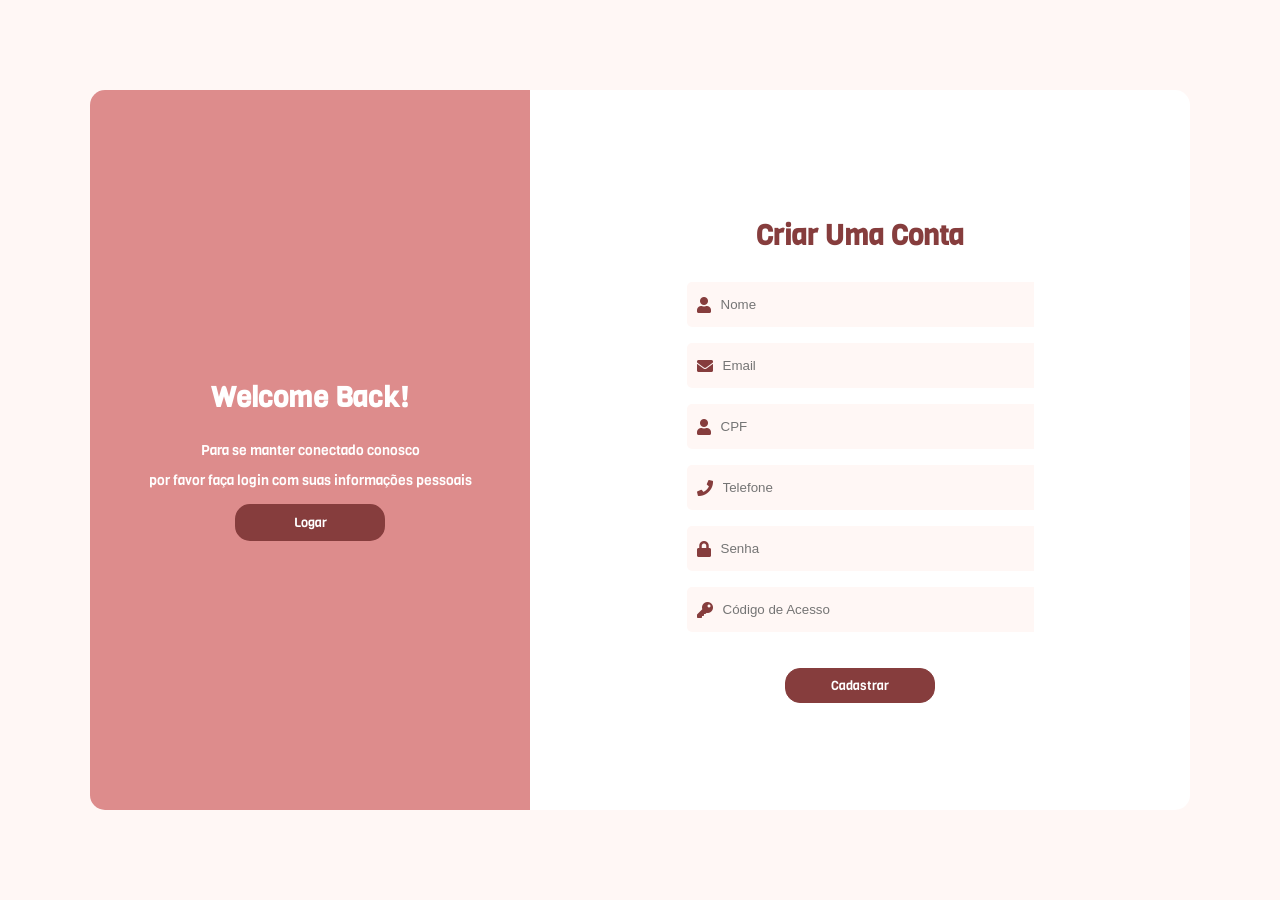
<file: index.html>
<!DOCTYPE html>
<html lang="pt-br">
<head>
    <meta charset="UTF-8">
    <meta name="viewport" content="width=device-width, initial-scale=1.0">
    <meta http-equiv="X-UA-Compatible" content="ie=edge">
    <title>Cadastro</title>
    <link rel="stylesheet" href="public/css/style_login.css">
    <link rel="icon" href="public/img/logo.png" >    
    <link rel="stylesheet" href="https://use.fontawesome.com/releases/v5.8.2/css/all.css"
        integrity="sha384-oS3vJWv+0UjzBfQzYUhtDYW+Pj2yciDJxpsK1OYPAYjqT085Qq/1cq5FLXAZQ7Ay" crossorigin="anonymous">
</head>
<body>
    <style>
        @media screen and (max-width: 1040px) {

        .first-column{
            margin-top: 30%;
        }
        .second-column{
            margin-top: 20%;
        }
    }    
    </style>
    
    <div class="container">
        <div class="content first-content">
            <div class="first-column">
                <h2 class="title title-primary">welcome back!</h2>
                <p class="description description-primary">Para se manter conectado conosco</p>
                <p class="description description-primary">por favor faça login com suas informações pessoais</p>
                <button id="redirecionarLogin" class="btn btn-primary">Logar</button>
                <script>
                    document.getElementById('redirecionarLogin').addEventListener('click', function() {
                        // Redirecionar para a outra página
                        window.location.href = 'login.html';
                    });
                </script>
            </div>    
            <div class="second-column">
            <h2 class="title title-second">Criar uma conta</h2>
            
        <form id="cadastro-form" method="POST">
        <label class="label-input" for="">
            <i class="fas fa-user icon-modify"></i>
            <input type="text" name="nome" placeholder="Nome" required>
        </label>
        
        <label class="label-input" for="">
            <i class="fas fa-envelope icon-modify"></i>
            <input type="email" name="email" placeholder="Email" required>
        </label>    

        <label class="label-input" for="">
            <i class="fas fa-user icon-modify"></i>
            <input type="text" name="cpf" placeholder="CPF" required>
        </label>

        <label class="label-input" for="">
            <i class="fas fa-phone icon-modify"></i>
            <input type="text" name="telefone" placeholder="Telefone">
        </label>
        
        <label class="label-input" for="">
            <i class="fas fa-lock icon-modify"></i>
            <input type="password" name="senha" placeholder="Senha" required>
        </label>
        
         <label class="label-input" for="">
             <i class="fa fa-key icon-modify"></i>
            <input type="text" name="codAcesso" placeholder="Código de Acesso" required>
        </label>

        <div id="result"></div>

        <button type="submit" class="btn btn-second">Cadastrar</button>
    </form>
    </div>
  </div>
</div>
    <script src="https://code.jquery.com/jquery-3.6.0.min.js"></script>
    <script src="public/js/js.js"></script>
</body>
</html>
</file>
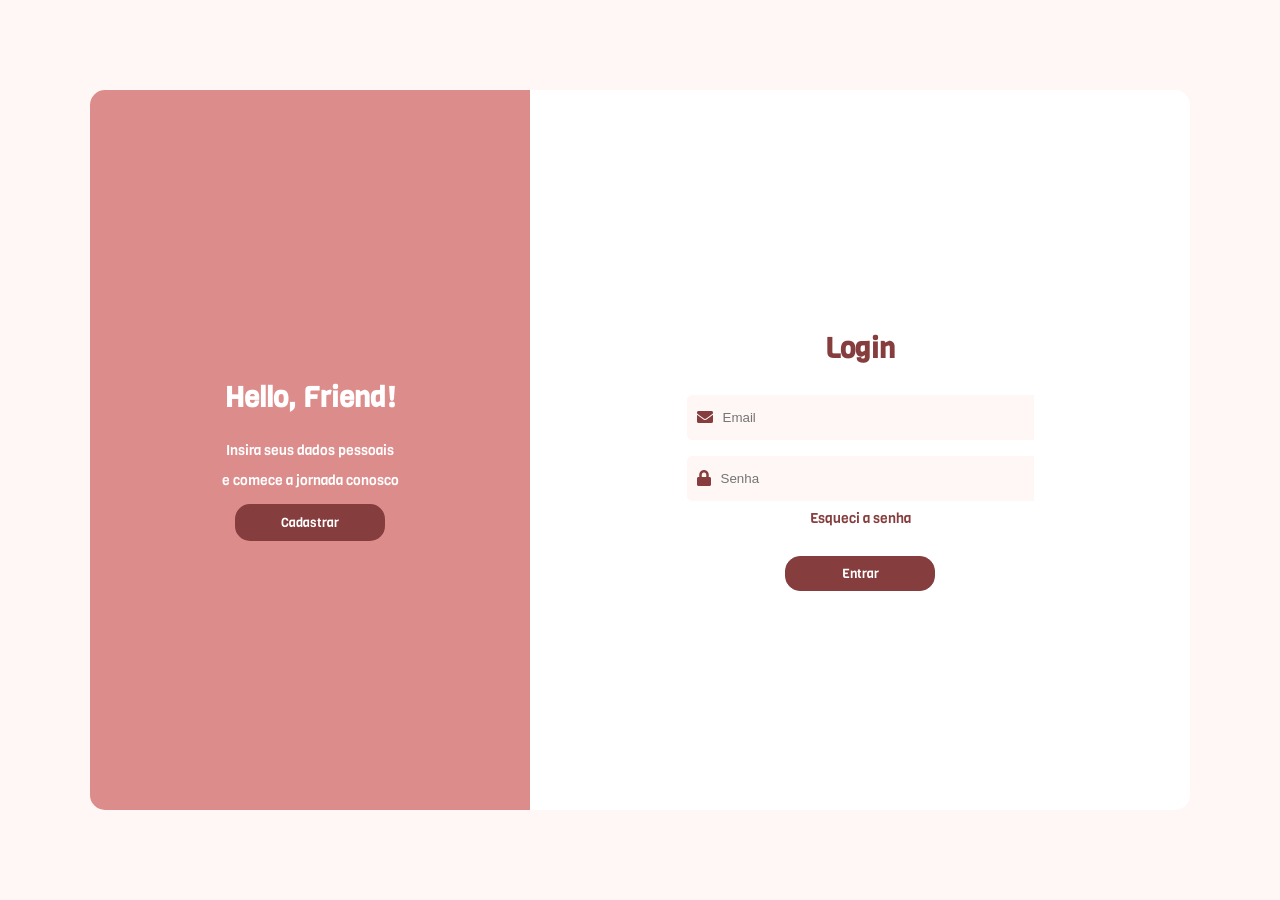
<file: login.html>
<!DOCTYPE html>
<html lang="pt-br">
<head>
    <meta charset="UTF-8">
    <meta name="viewport" content="width=device-width, initial-scale=1.0">
    <meta http-equiv="X-UA-Compatible" content="ie=edge">
    <title>Login</title>
    <link rel="stylesheet" href="public/css/style_login.css">
    <link rel="icon" href="public/img/logo.png" >
    <link rel="stylesheet" href="https://use.fontawesome.com/releases/v5.8.2/css/all.css"
        integrity="sha384-oS3vJWv+0UjzBfQzYUhtDYW+Pj2yciDJxpsK1OYPAYjqT085Qq/1cq5FLXAZQ7Ay" crossorigin="anonymous">
</head>
<body>
    <div class="container">
        <div class="content first-content">
            <div class="first-column">
                <h2 class="title title-primary">hello, friend!</h2>
                <p class="description description-primary">Insira seus dados pessoais</p>
                <p class="description description-primary">e comece a jornada conosco</p>
                <button id="redirecionarCad" class="btn btn-primary">Cadastrar</button>
                <script>
                    document.getElementById('redirecionarCad').addEventListener('click', function() {
                        // Redirecionar para a outra página
                        window.location.href = 'index.html';
                    });
                </script>
            </div>    
            <div class="second-column">
                <h2 class="title title-second">Login</h2>
                <form id="login-form">
                    <label class="label-input" for="">
                        <i class="fas fa-envelope icon-modify"></i>
                        <input type="email" name="loginEmail" placeholder="Email" required>
                    </label>

                    <label class="label-input" for="">
                        <i class="fas fa-lock icon-modify"></i>
                        <input type="password" name="loginSenha" placeholder="Senha" required>
                    </label>                    
                    <a href="/view/redefinir_senha.php" class="esqueci">Esqueci a senha</a>
                    
                    <div id="result"></div>

                    <button  type="submit" class="btn btn-second">Entrar</button>        
                </form>

            </div><!-- second column -->
        </div><!-- first content -->
   </div>
    <script src="https://code.jquery.com/jquery-3.6.0.min.js"></script>
    <script src="public/js/js.js"></script>
</body>
</html>
</file>
<file: public/css/style_login.css>
@import url('https://fonts.googleapis.com/css2?family=Cousine&family=Viga&display=swap');
* {
    margin: 0;
    padding: 0;
    box-sizing: border-box;
}
body {
    font-family: Viga;
}
.container {
    display: flex;
    justify-content: center;
    align-items: center;
    height: 100vh;
    background-color: #FFF7F5;
}
.content {
    background-color: #fff;
    border-radius: 15px;
    width: 1100px;
    height: 80%;
    justify-content: space-between;
    align-items: center;
    position: relative;
}
.content::before {
    content: "";
    position: absolute;
    background-color: #DD8C8C;
    width: 40%;
    height: 100%;
    border-top-left-radius: 15px;
    border-bottom-left-radius: 15px;


    left: 0;
}
.title {
    font-size: 28px;
    font-weight: bold;
    margin: 20px;
    text-transform: capitalize;
}
.title-primary {
    color: #fff;
}
.title-second {
    color: #863D3D;
}
.description {
    font-size: 14px;
    font-weight: 300;
    line-height: 30px;
}
.description-primary {
    color: #fff;
}
.description-second {
    color: #863D3D;
}
.btn {
    border-radius: 15px;
    font-family: Viga;
    color: #fff;
    font-size: 13px;
    padding: 8px 0px;
    cursor: pointer;
    width: 150px;
    align-self: center;
    border: none;
    margin-top: 0.5rem;
}
.btn-primary {
    background-color: #863D3D;
    color: #fff;
    border: 2px solid #863D3D;
    transition: background-color .5s;
}
.btn-primary:hover {
    background-color: #f2b6b6;
    color: #863D3D;
}
.btn-second {
    background-color: #863D3D;
    border: 1px solid #863D3D;
    transition: background-color .5s;
}
.btn-second:hover {
    background-color: #FFF7F5;
    border: 1px solid #863D3D;
    color: #863D3D;
}
input:focus, textarea:focus {
    outline: 0px solid #FFF7F5;
}

.esqueci{
    color: #863D3D;
    font-size: 14px;
    text-align: center;
    text-decoration: none;
}

#result{
    font-size: 12px;
    text-align: center;
    padding: 10px;
    color: #863D3D;
}

::placeholder{
    margin: 5px;
}

.first-content {
    display: flex;
}
.first-content .second-column {
    z-index: 11;
}
.first-column {
    text-align: center;
    width: 40%;
    z-index: 10;
}
.second-column {
    width: 60%;
    display: flex;
    flex-direction: column;
    align-items: center;
}
#redefinir-senha-form {
    display: flex;
    flex-direction: column;
    width: 55%;
}

#redefinir-senha-form input {
    height: 45px;
    width: 100%;
    border: none;
    background-color: #FFF7F5;
}
#cadastro-form{
    display: flex;
    flex-direction: column;
    width: 55%;
}

#cadastro-form input {
    height: 45px;
    width: 100%;
    border: none;
    background-color: #FFF7F5;
}
#login-form {
    display: flex;
    flex-direction: column;
    width: 55%;
}

#login-form input {
    height: 45px;
    width: 100%;
    border: none;
    background-color: #FFF7F5;
}
input:-webkit-autofill 
{    
    -webkit-box-shadow: 0 0 0px 1000px #ecf0f1 inset !important;
    -webkit-text-fill-color: #863D3D !important;
}
.label-input {
    background-color: #FFF7F5;
    display: flex;
    align-items: center;
    margin: 8px;
    border-radius: 5px;
}
.icon-modify {
    color: #863D3D;
    padding: 10px 10px;
}

/* second content*/

.second-content {
    position: absolute;
    display: flex;
}
.second-content .first-column {
    order: 2;
    z-index: -1;
}
.second-content .second-column {
    order: 1;
    z-index: -1;
}
.password {
    color: #863D3D;
    font-size: 14px;
    margin: 15px 0;
    text-align: center;
}
.password::first-letter {
    text-transform: capitalize;
}



.sign-in-js .first-content .first-column {
    z-index: -1;
}

.sign-in-js .second-content .second-column {
    z-index: 11;
}
.sign-in-js .second-content .first-column {
    z-index: 13;
}

.sign-in-js .content::before {
    left: 60%;
    border-top-left-radius: 0;
    border-bottom-left-radius: 0;
    border-top-right-radius: 15px;
    border-bottom-right-radius: 15px;
    animation: slidein 1.3s; /*MODIFIQUEI DE 3s PARA 1.3s*/

    z-index: 12;
}

.sign-up-js .content::before {
    animation: slideout 1.3s; /*MODIFIQUEI DE 3s PARA 1.3s*/

    z-index: 12;
}

.sign-up-js .second-content .first-column,
.sign-up-js .second-content .second-column {
    z-index: -1;
}

.sign-up-js .first-content .second-column {
    z-index: 11;
}

.sign-up-js .first-content .first-column {
    z-index: 13;    
}


/* DESLOCAMENTO CONTEÚDO ATRÁS DO CONTENT:BEFORE*/
.sign-in-js .first-content .second-column {

    z-index: -1;
    position: relative;
    animation: deslocamentoEsq 1.3s; /*MODIFIQUEI DE 3s PARA 1.3s*/
}

.sign-up-js .second-content .second-column {
    position: relative;
    z-index: -1;
    animation: deslocamentoDir 1.3s; /*MODIFIQUEI DE 3s PARA 1.3s*/
}


@media screen and (max-width: 740px) {
    .form {
        width: 50%;
        margin: 5px;
    }
}

@media screen and (max-width: 425px) {
    .form {
        width: 100%;
    }
}

/*VERSÃO MOBILE*/
@media screen and (max-width: 1040px) {
    .content {
        width: 100%;
        height: 100%;
    }

    .content::before {
        width: 100%;
        height: 40%;
        top: 0;
        border-radius: 0;
    }
    .first-content, .second-content {
        flex-direction: column;
        justify-content: space-around;
    }
    .first-columnCad{
        margin-top: 40%;
    }
    .second-columnCad{
        margin-top: 15%;
    }
    .first-column, .second-column {
        width: 100%;
    }
    
    .sign-in-js .content::before {
        top: 60%;
        left: 0;
        border-radius: 0;

    }

    .form {
        width: 90%;
    }
    
    /* ANIMAÇÃO MOBILE CSS*/

    @keyframes deslocamentoEsq {

        from {
            top: 0;
            opacity: 1;
            z-index: 12;
        }
    
        25% {
            top: -80px;
            opacity: .5;
            /* z-index: 12; NÃO HÁ NECESSIDADE */
        }
    
        50% {
            top: -100px;
            opacity: .2;
            /* z-index: 12; NÃO HÁ NECESSIDADE */
        }
    
        to {
            top: -110px;
            opacity: 0;
            z-index: -1;
        }
    }
    
    
    @keyframes deslocamentoDir {
    
        from {
            top: 0;
            z-index: 12;
        }
    
        25% {
            top: 80px;
            /* z-index: 12;  NÃO HÁ NECESSIDADE*/
        }
    
        50% {
            top: 100px;
            /* z-index: 12; NÃO HÁ NECESSIDADE*/
            /* background-color: yellow;  Exemplo que dei no vídeo*/
        }
    
        to {
            top: 110px;
            z-index: -1;
        }
    }
    
    
    
    @keyframes slidein {
    
        from {
            top: 0;
            height: 40%;
        }
    
        25% {
            top: 5%;
            height: 50%;
        }
    
        50% {
            top: 25%;
            height: 60%;
        }
    
        75% {
            top: 45%;
            height: 50%;
        }
    
        to {
            top: 60%;
            height: 40%;
        }
    }
    
    @keyframes slideout {
    
        from {
            top: 60%;
            height: 40%;
        }
    
        25% {
            top: 45%;
            height: 50%;
        }
    
        50% {
            top: 25%;
            height: 60%;
        }
    
        75% {
            top: 5%;
            height: 50%;
        }
    
        to {
            top: 0;
            height: 40%;
        }
    }
</file>
